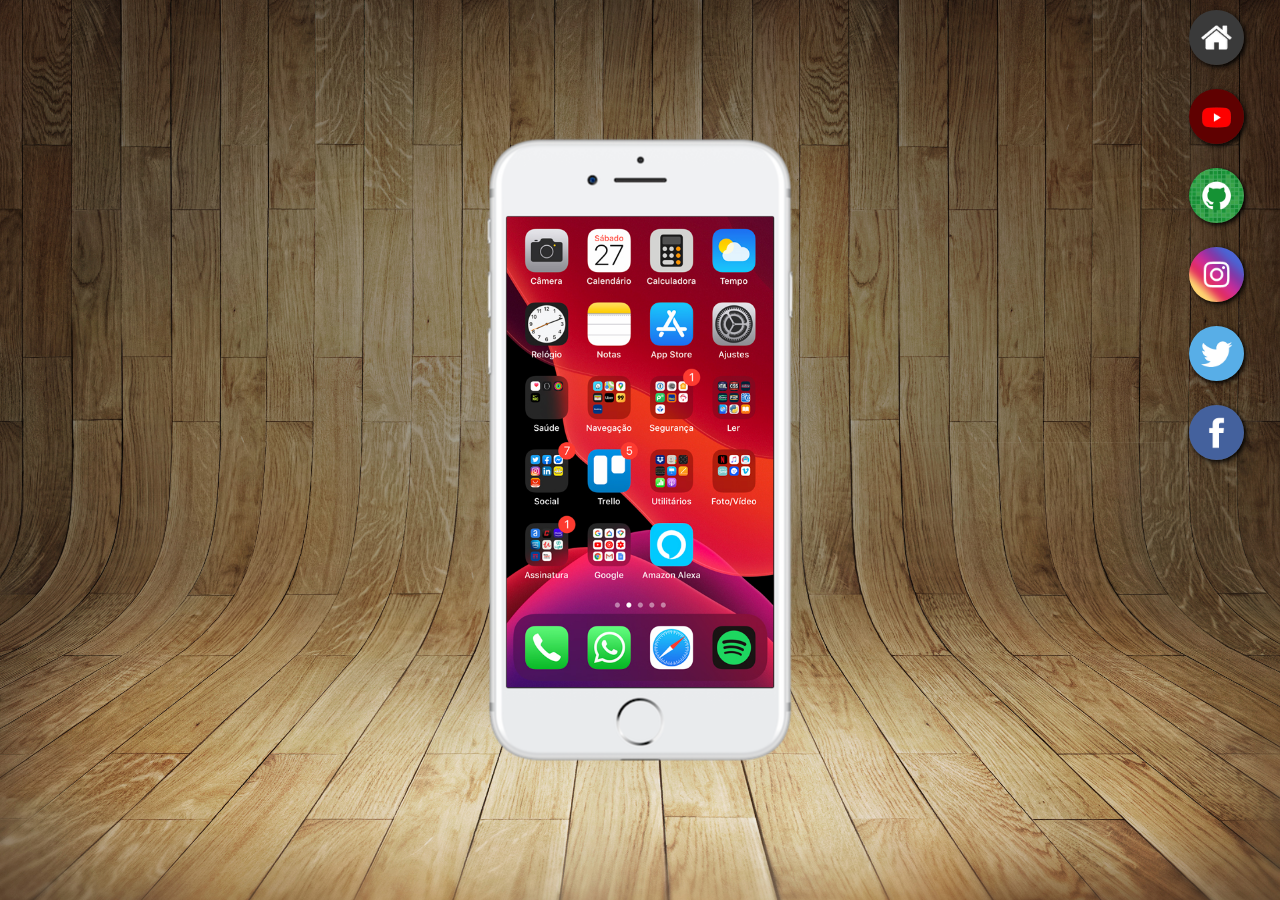
<file: index.html>
<!DOCTYPE html>
<html lang="pt-br">
<head>
    <meta charset="UTF-8">
    <meta name="viewport" content="width=device-width, initial-scale=1.0">
    <title>projeto social</title>
    <link rel="stylesheet" href="style.css">
</head>
<body>
    <main>
        <section id="telefone">
            <iframe src="home.html" name="tela" id="tela" frameborder="0"></iframe>

        </section>

        <section id="redes-sociais">
            <a href="home.html" target="tela"> <img src="imagens/logo-home.jpg" alt="Home"> </a> 
            <a href="youtube.html" target="tela"> <img src="imagens/logo-youtube.jpg" alt="Youtube"> </a> 
            <a href="github.html" target="tela"> <img src="imagens/logo-github.jpg" alt="Github"> </a> 
            <a href="#" target="tela"> <img src="imagens/logo-instagram.jpg" alt="Instagram"> </a> 
            <a href="#" target="tela"> <img src="imagens/logo-twitter.jpg" alt="Twiitter"> </a> 
            <a href="#" target="tela"> <img src="imagens/logo-facebook.jpg" alt="Facebook"> </a> 
        </section>
    </main>
</body>
</html>
</file>
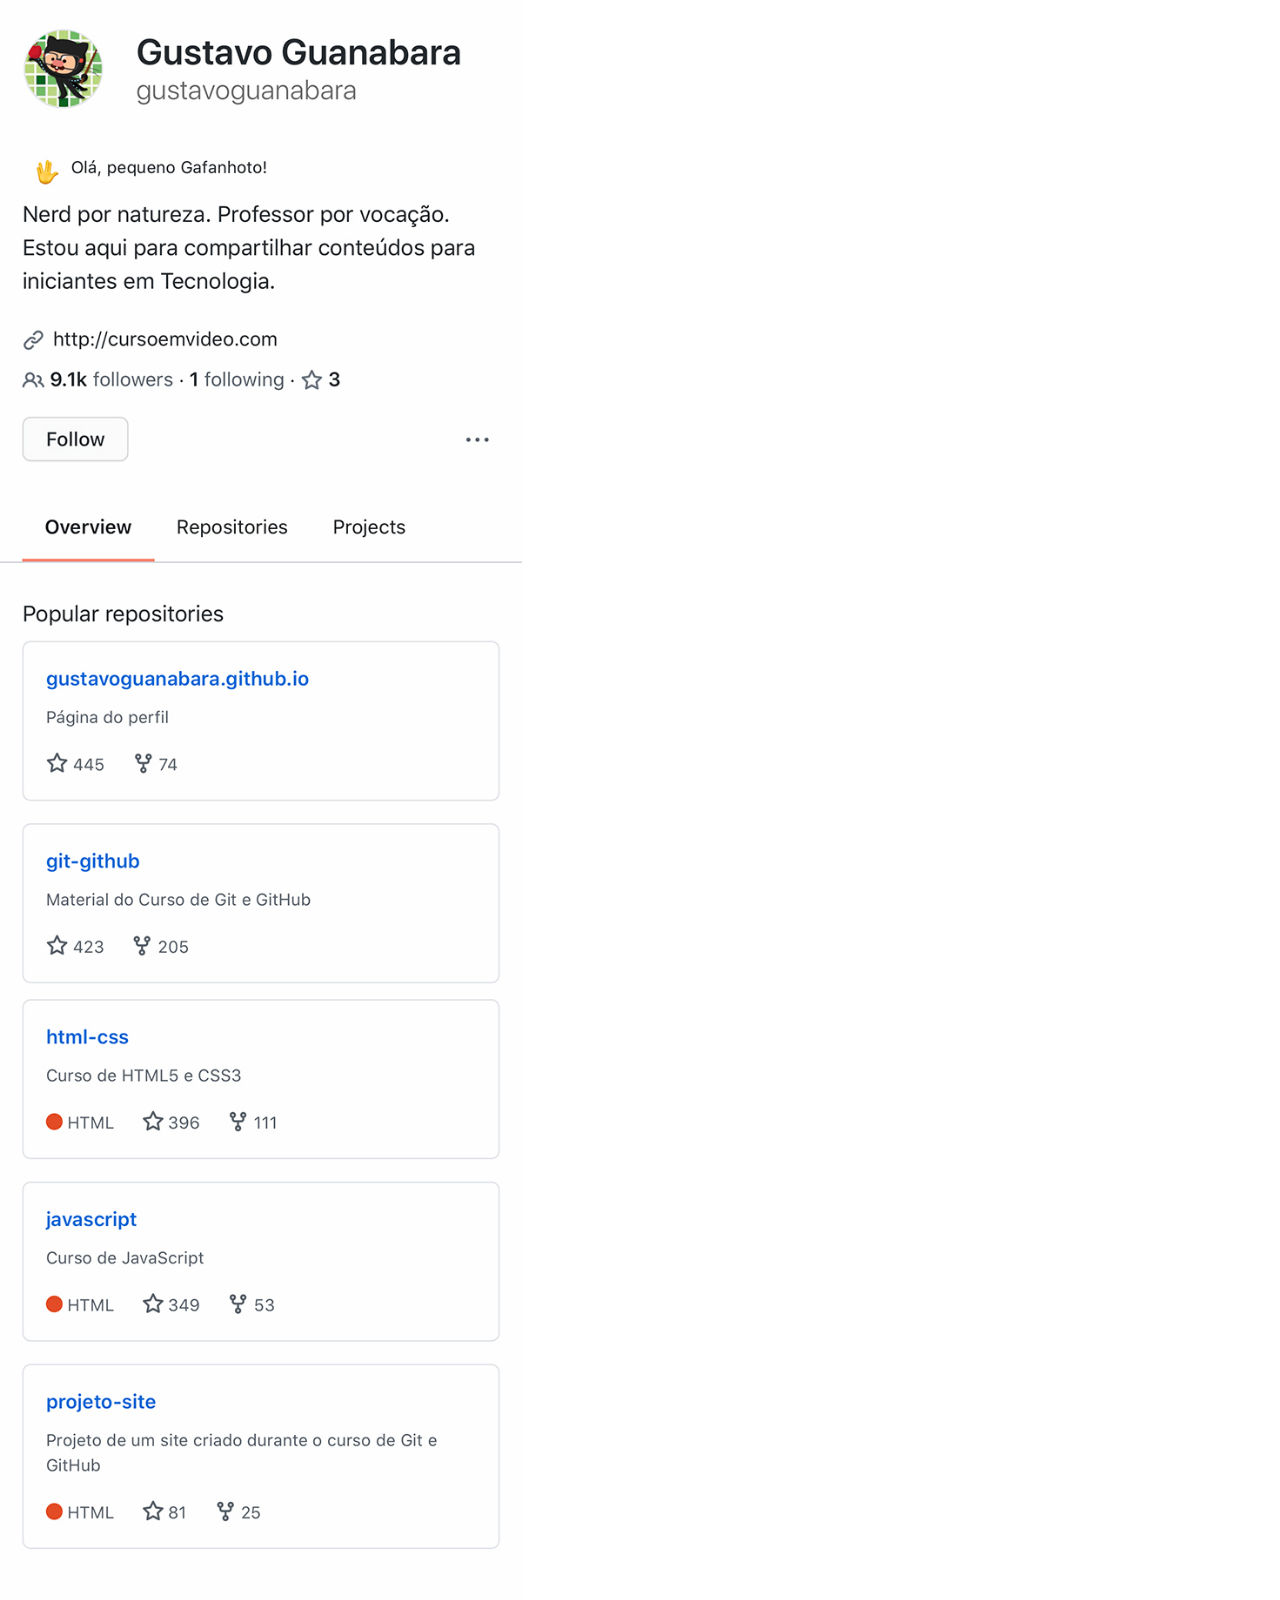
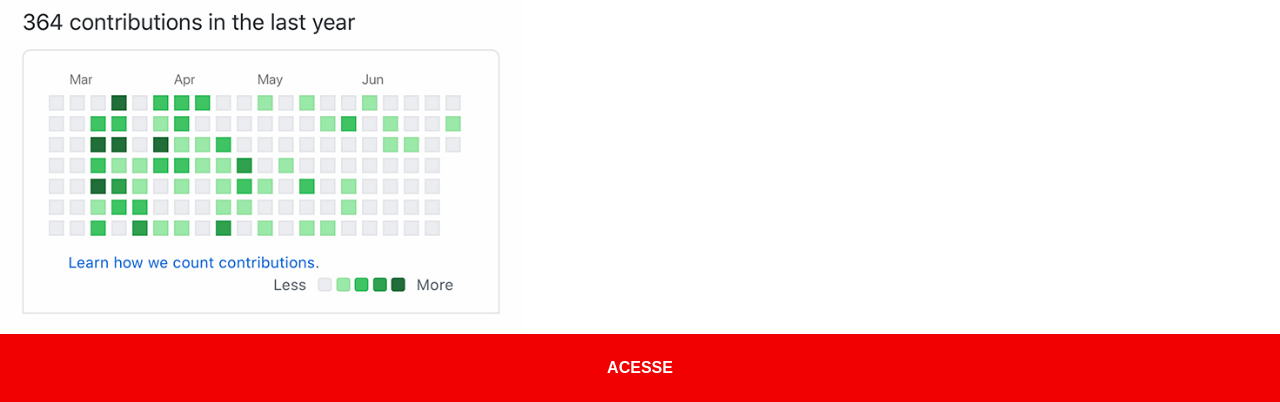
<file: github.html>
<!DOCTYPE html>
<html lang="pt-br">
<head>
    <meta charset="UTF-8">
    <meta name="viewport" content="width=device-width, initial-scale=1.0">
    <title>Github</title>
    <link rel="stylesheet" href="estilo.css">
</head>
<body>
    <img src="imagens/tela-github.jpg" alt="Github">
    <a href="https://github.com/danielvitoo?tab=repositories" target="_blank">ACESSE</a>
</body>
</html>
</file>
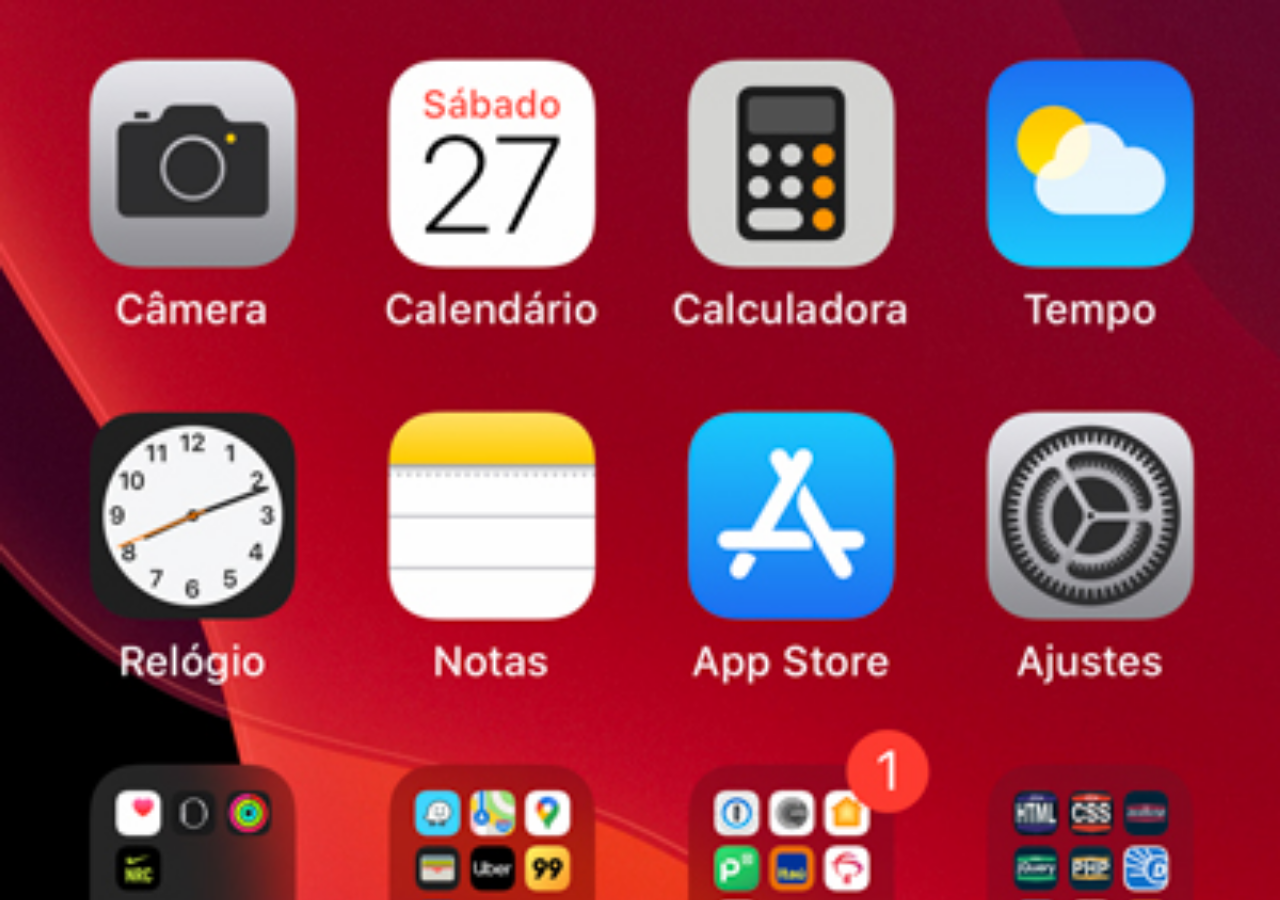
<file: home.html>
<!DOCTYPE html>
<html lang="pt-br">
<head>
    <meta charset="UTF-8">
    <meta name="viewport" content="width=device-width, initial-scale=1.0">
    <title>Document</title>
    <style>
        *{
            margin: 0px;
            padding: 0px;
        }

        body {
            width: 100vh;
            height: 100vh;
            background: black url(imagens/tela-home.jpg) no-repeat
            top center;
            background-size: cover;
            overflow: hidden;
        }
    </style>
</head>
<body>
    
</body>
</html>
</file>
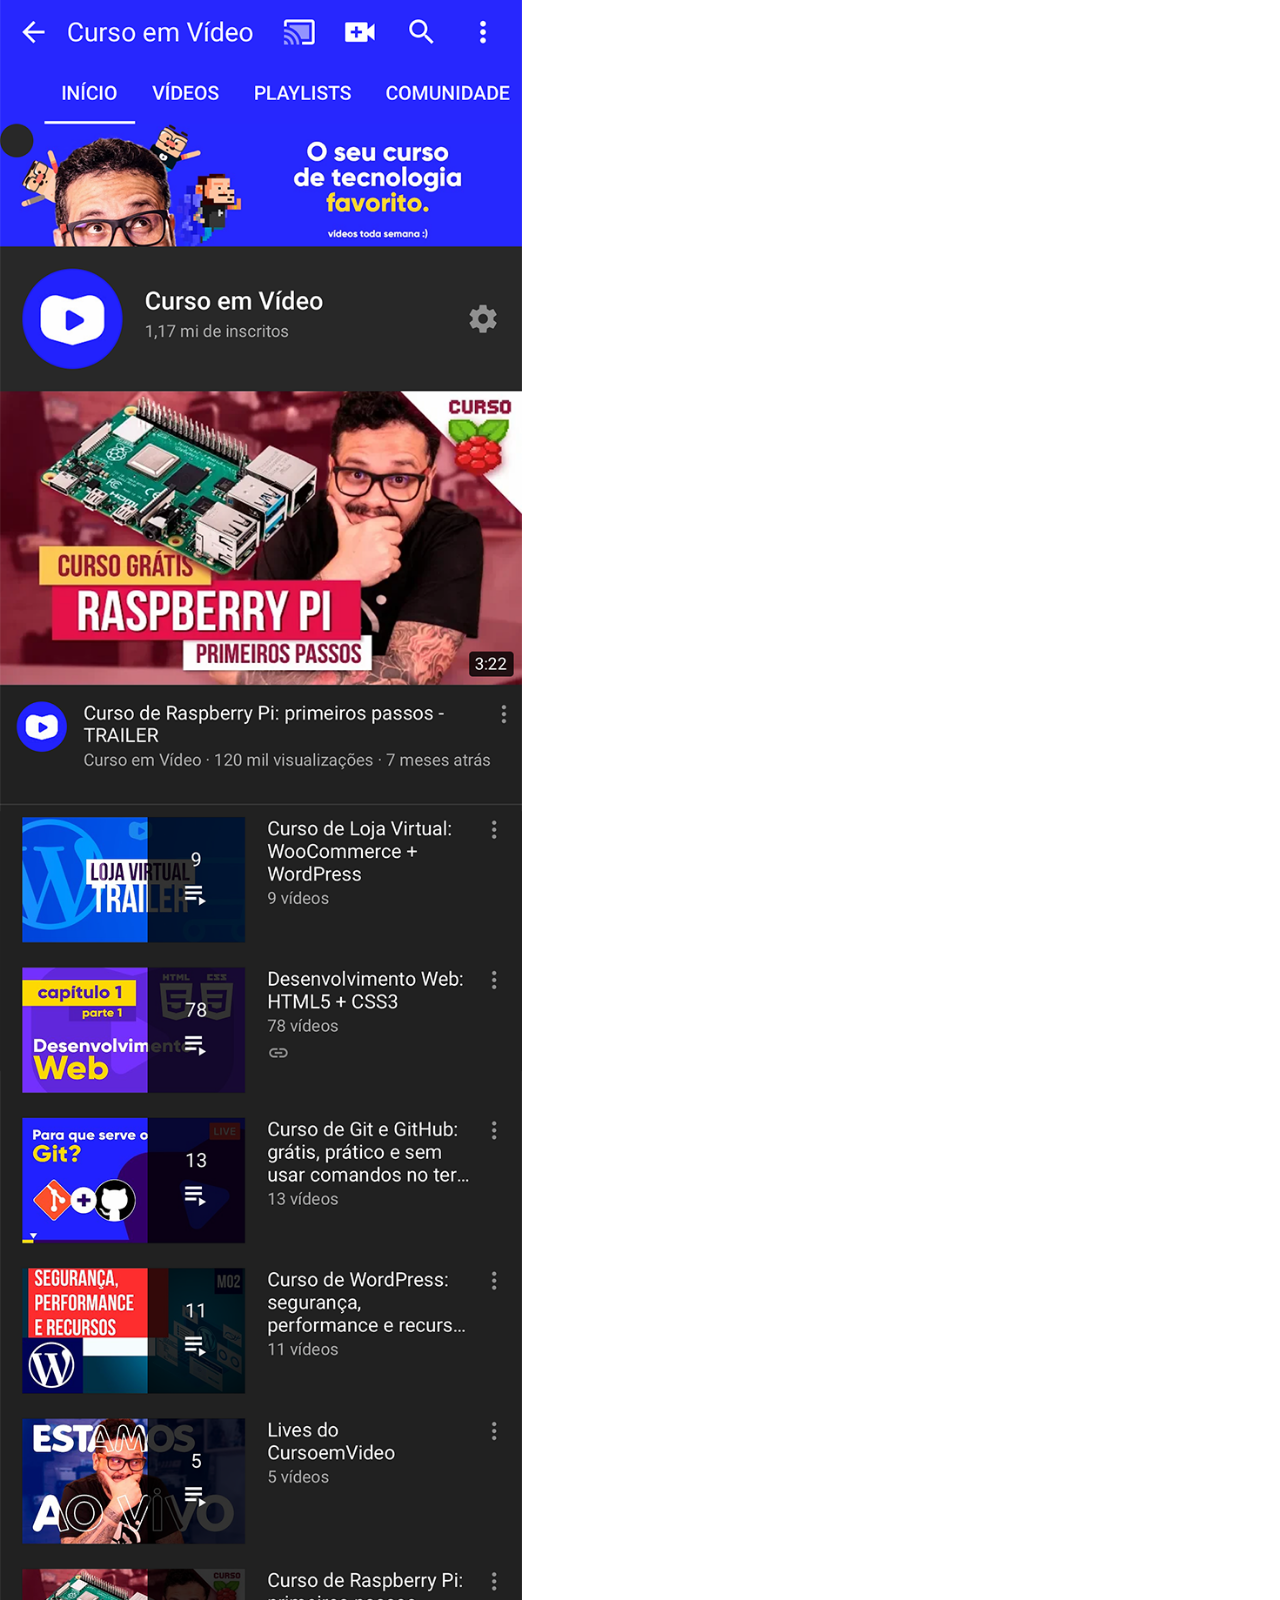
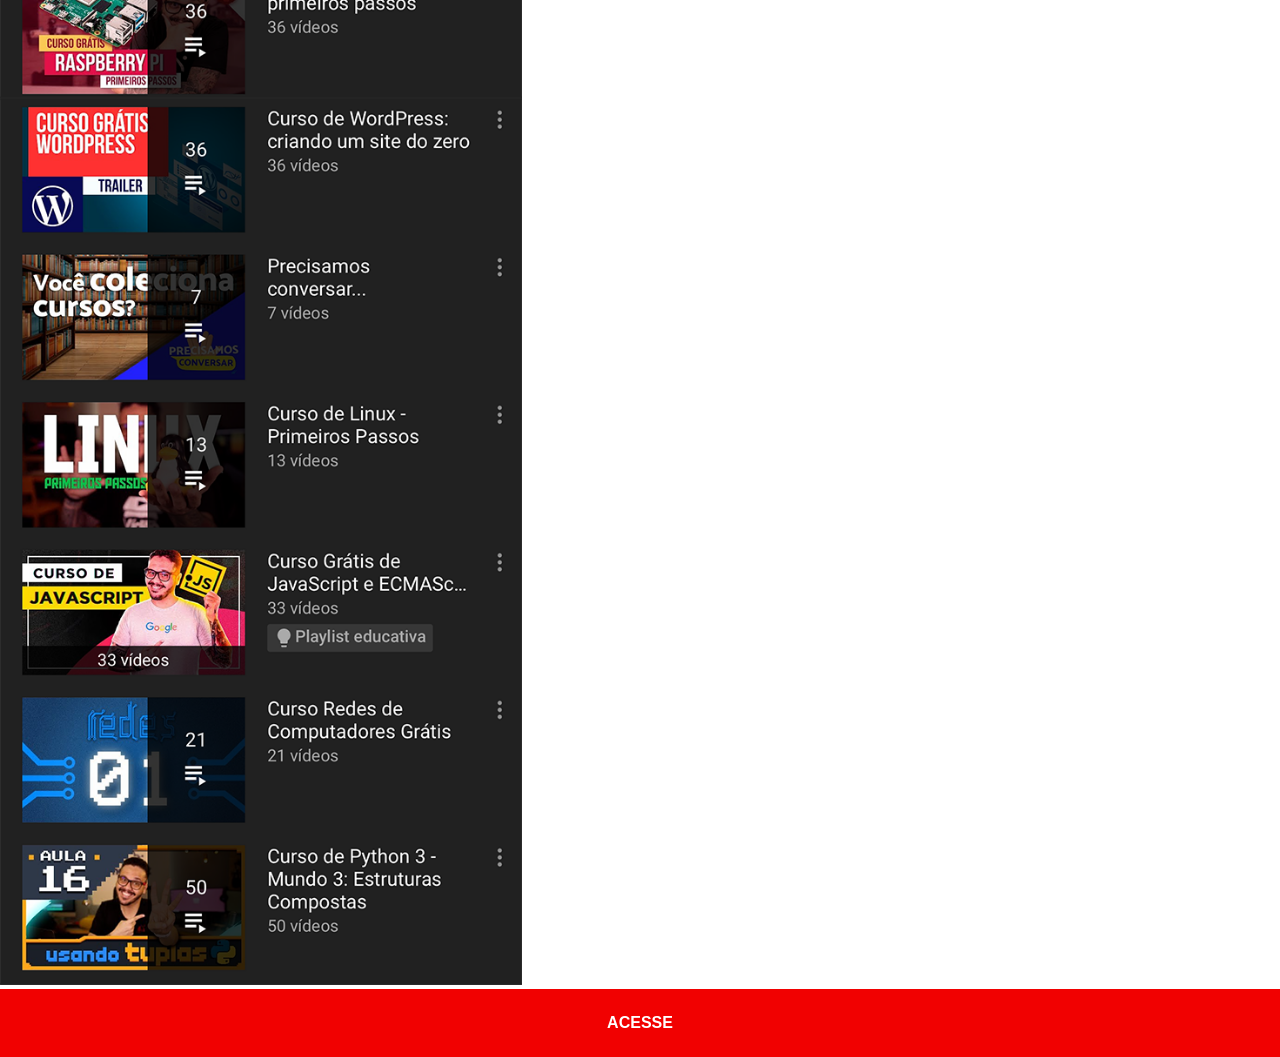
<file: youtube.html>
<!DOCTYPE html>
<html lang="en">
<head>
    <meta charset="UTF-8">
    <meta name="viewport" content="width=device-width, initial-scale=1.0">
    <title>Youtube</title>
    <link rel="stylesheet" href="estilo.css">
</head>
<body>
    <img src="imagens/tela-youtube.png" alt="Youtube">
    <a href="https://www.youtube.com/@cursoemvideo/playlists" target="_blank">ACESSE</a>
</body>
</html>
</file>
<file: style.css>
@charset "UTF-8";

* {
    margin: 0px;
    padding: 0px;
    font-family: Arial, Helvetica, sans-serif;
}

html body {
    height: 100vh;
    width: 100vh;
    background-color: black;
}

body {
    background: url(imagens/fundo-madeira.jpg) no-repeat top center;
    background-size: cover;
    background-attachment: fixed;
}

main {
    height: 100vh;
    justify-content: center;
    align-items: center;
}

section#telefone {
    position: absolute;
    top: 50%;
    left: 50%;
    transform: translate(-50%, -50%);
    
    height: 627px;
    width: 311px;
    background: url(imagens/frame-iphone.png) no-repeat;
    background-size: cover;
    background-position: center;
}

iframe#tela {
    position: relative;
    top: 80px;
    left: 22px;
    width: 267px;
    height: 471px;
}

section#redes-sociais {
     display: flex;
     right: 2%;
     flex-direction: column;
     position: absolute;
     

}

section#redes-sociais img {
   width: 55px;
   margin: 10px;
   border-radius: 50%;
   box-shadow: 2px 2px 5px black;
   box-sizing: border-box;
   
   
   
}

section#redes-sociais img:hover {
    border: 2px solid bisque;
    transform: translate(-3px, -3px);
    box-shadow: 5px 5px 10px rgb(0, 0, 0);
        
}
</file>
<file: estilo.css>
@charset "UTF8";

*{
    margin: 0px;
    padding: 0px;
    font-family: Arial, Helvetica, sans-serif;
}

::-webkit-scrollbar {
    width: 0px;
    height: 0px;
}

img {
    width: 58vh;
}

a {
    display: block;
    background-color: rgb(241, 1, 1);
    padding: 25px;
    color: white;
    text-align: center;
    font-weight: bolder;
    text-decoration: none;
}

a:hover {
    background-color: rgb(30, 255, 0);  
}
</file>
